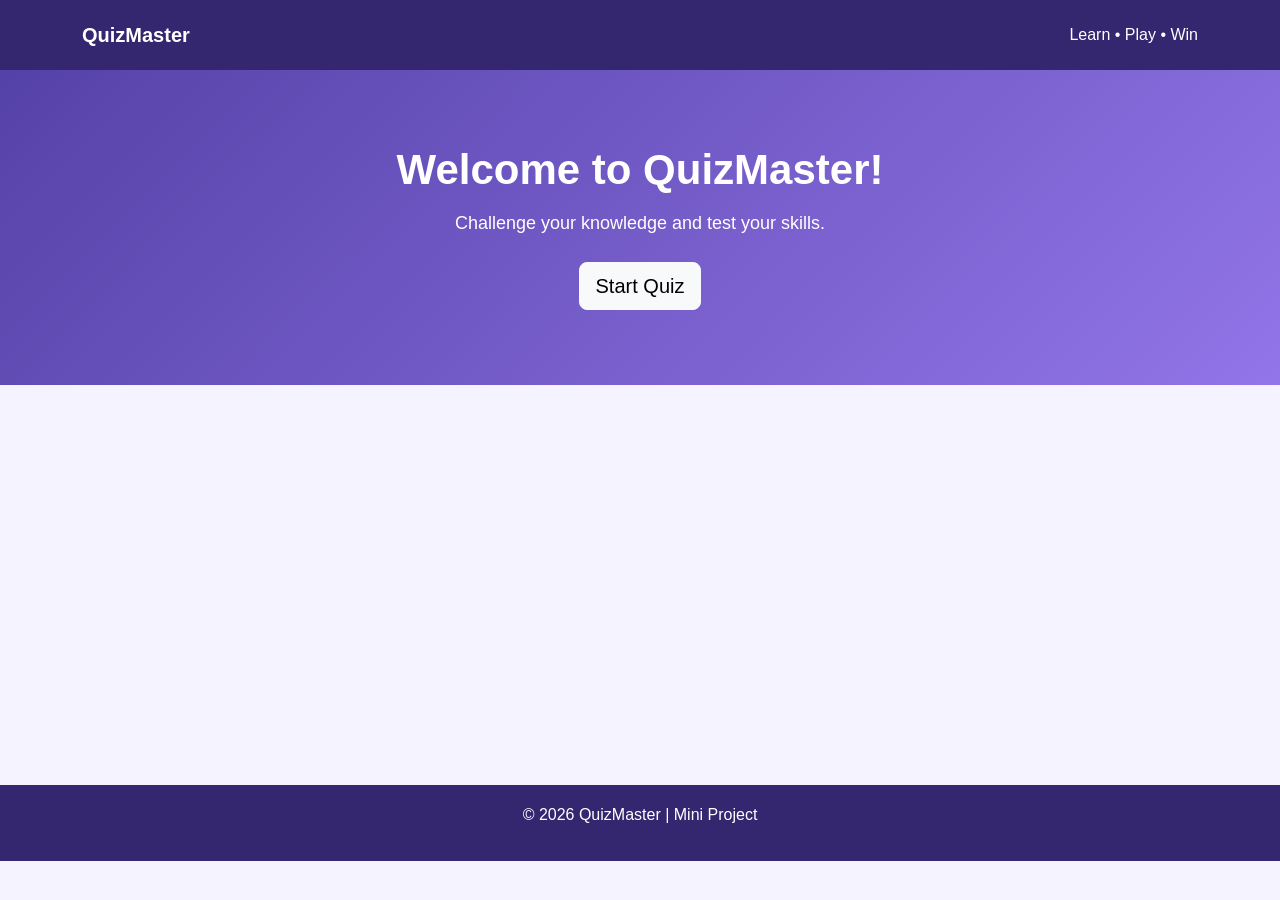
<file: MINI PROJECT -  QUIZMASTER  /index.html>
<!DOCTYPE html>
<html lang="en">
<head>
    <meta charset="UTF-8">
    <meta name="viewport" content="width=device-width, initial-scale=1.0">
    <title>QuizMaster - Online Quiz</title>

    <link href="https://cdn.jsdelivr.net/npm/bootstrap@5.3.3/dist/css/bootstrap.min.css" rel="stylesheet">
    <link rel="stylesheet" href="style.css">
</head>
<body>

    <nav class="navbar navbar-expand-lg navbar-dark">
        <div class="container">
            <a class="navbar-brand fw-bold" href="#">QuizMaster</a>
            <span class="text-white">Learn • Play • Win</span>
        </div>
    </nav>

    <section class="hero text-center">
        <div class="container">
            <h1>Welcome to QuizMaster!</h1>
            <p>Challenge your knowledge and test your skills.</p>
            <button class="btn btn-light btn-lg" onclick="startQuiz()">
                Start Quiz
            </button>
        </div>
    </section>

    <div class="container quiz-container">

        <div id="quiz-box" class="quiz-card" style="display:none;">

            <div class="d-flex justify-content-between mb-3">
                <span id="question-number">Question 1</span>
                <span id="timer">Time: 30s</span>
            </div>

            <div class="progress mb-4">
                <div id="progress-bar" class="progress-bar" style="width:0%"></div>
            </div>

            <h3 id="question">Question appears here</h3>

            <div id="options" class="mt-4"></div>

            <div class="d-flex justify-content-between mt-4">
                <button class="btn btn-secondary" onclick="previousQuestion()">
                    Previous
                </button>

                <button class="btn btn-primary" onclick="nextQuestion()">
                    Next
                </button>
            </div>

        </div>

        <div id="result-box" class="quiz-card text-center" style="display:none;">
            <h2>Quiz Completed!</h2>
            <h1 id="score"></h1>
            <p id="result-message"></p>
            <button class="btn btn-primary" onclick="restartQuiz()">
                Restart Quiz
            </button>
        </div>

    </div>

    <footer class="text-center">
        <p>© 2026 QuizMaster | Mini Project</p>
    </footer>

    <script src="script.js"></script>

</body>
</html>
</file>
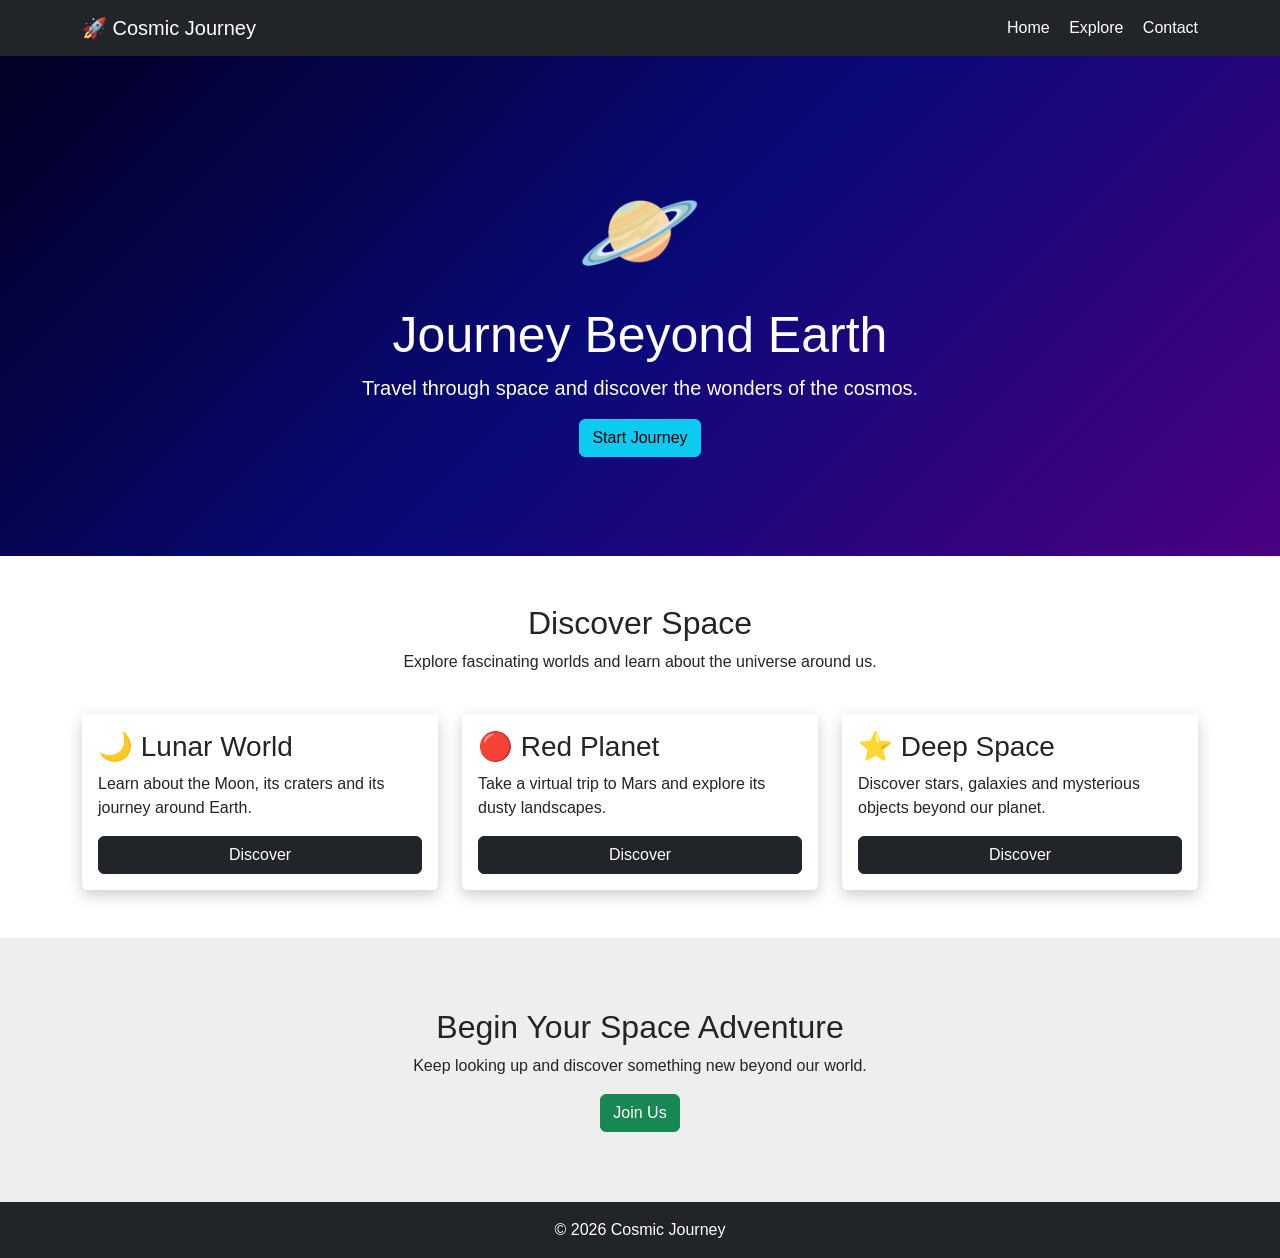
<file: Task4/index.html>
<!DOCTYPE html>
<html>
<head>
    <title>Cosmic Journey</title>

    <link rel="stylesheet"
    href="https://cdn.jsdelivr.net/npm/bootstrap@5.3.3/dist/css/bootstrap.min.css">

    <link rel="stylesheet" href="style.css">
</head>

<body>

<nav class="navbar navbar-dark bg-dark">
    <div class="container">
        <a class="navbar-brand">🚀 Cosmic Journey</a>

        <div>
            <a class="nav-link d-inline text-white" href="#home">Home</a>
            <a class="nav-link d-inline text-white" href="#explore">Explore</a>
            <a class="nav-link d-inline text-white" href="#contact">Contact</a>
        </div>
    </div>
</nav>

<section id="home" class="hero text-center">
    <div>
        <div class="planet">🪐</div>

        <h1>Journey Beyond Earth</h1>

        <p>Travel through space and discover the wonders of the cosmos.</p>

        <a href="#explore" class="btn btn-info">Start Journey</a>
    </div>
</section>

<section id="explore" class="container py-5">

    <h2 class="text-center">Discover Space</h2>

    <p class="text-center">
        Explore fascinating worlds and learn about the universe around us.
    </p>

    <div class="row g-4 mt-3">

        <div class="col-md-4">
            <div class="card p-3">
                <h3>🌙 Lunar World</h3>
                <p>Learn about the Moon, its craters and its journey around Earth.</p>
                <button class="btn btn-dark">Discover</button>
            </div>
        </div>

        <div class="col-md-4">
            <div class="card p-3">
                <h3>🔴 Red Planet</h3>
                <p>Take a virtual trip to Mars and explore its dusty landscapes.</p>
                <button class="btn btn-dark">Discover</button>
            </div>
        </div>

        <div class="col-md-4">
            <div class="card p-3">
                <h3>⭐ Deep Space</h3>
                <p>Discover stars, galaxies and mysterious objects beyond our planet.</p>
                <button class="btn btn-dark">Discover</button>
            </div>
        </div>

    </div>
</section>

<section id="contact" class="contact text-center">
    <h2>Begin Your Space Adventure</h2>

    <p>
        Keep looking up and discover something new beyond our world.
    </p>

    <button class="btn btn-success">Join Us</button>
</section>

<footer class="bg-dark text-white text-center p-3">
    © 2026 Cosmic Journey
</footer>

</body>
</html>
</file>
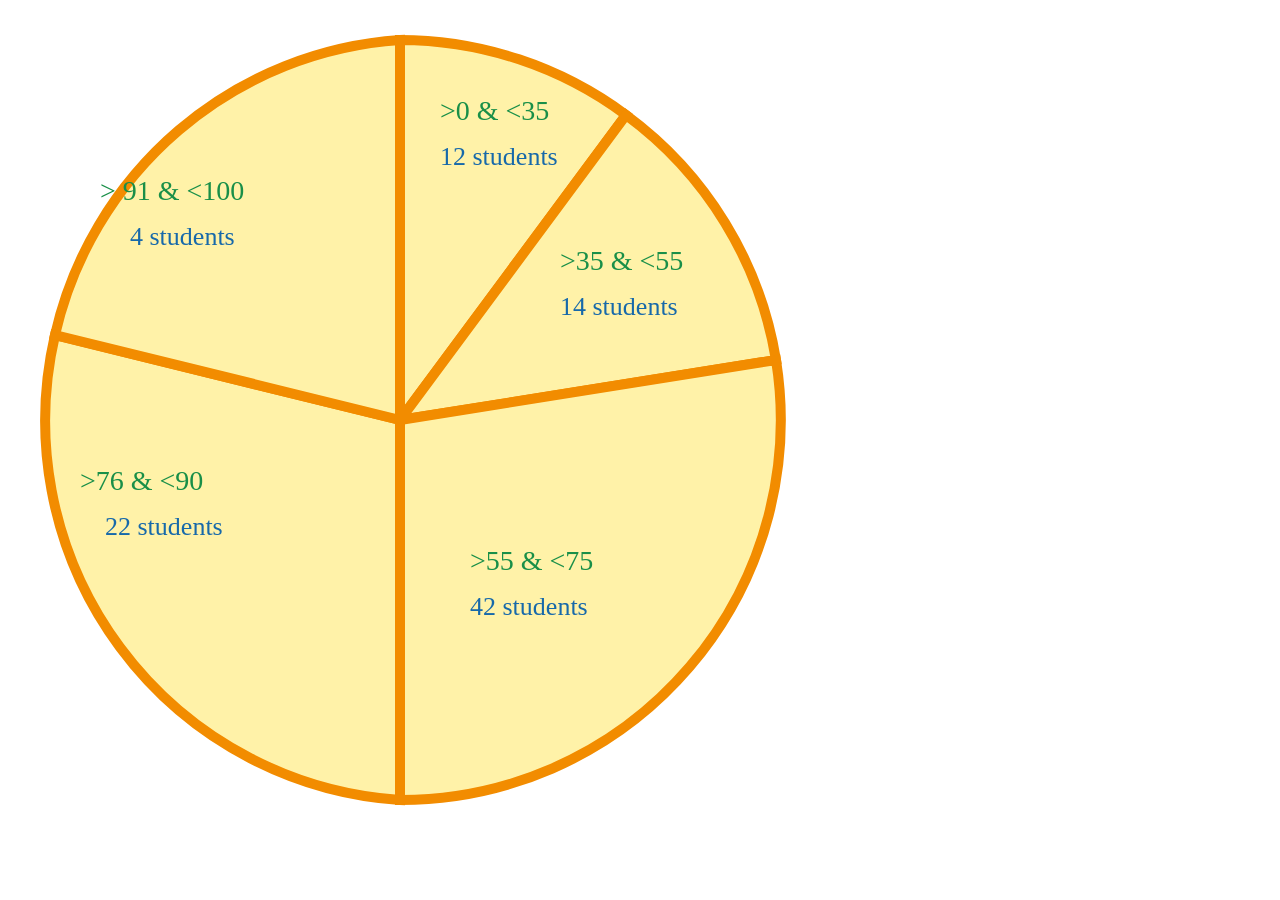
<file: Task3piechart.html>
<!DOCTYPE html>
<html>
<head>
    <title>Student Distribution</title>

    <style>
        body {
            margin: 0;
            background: white;
            font-family: "Comic Sans MS", "Segoe Print", cursive;
        }

        .chart {
            width: 800px;
            height: 800px;
            margin: 20px auto;
        }

        .slice {
            fill: #fff2a8;
            stroke: #f28c00;
            stroke-width: 10;
        }

        .green {
            fill: #198f48;
            font-size: 28px;
        }

        .blue {
            fill: #1769aa;
            font-size: 26px;
        }
    </style>
</head>

<body>

<svg class="chart" viewBox="0 0 800 800">

    
    <path class="slice"
        d="M400 400
           L400 20
           A380 380 0 0 1 626 95
           Z" />


    <path class="slice"
        d="M400 400
           L626 95
           A380 380 0 0 1 776 340
           Z" />


    <path class="slice"
        d="M400 400
           L776 340
           A380 380 0 0 1 400 780
           Z" />

    
    <path class="slice"
        d="M400 400
           L400 780
           A380 380 0 0 1 55 315
           Z" />

   
    <path class="slice"
        d="M400 400
           L55 315
           A380 380 0 0 1 400 20
           Z" />



    <text x="440" y="100" class="green">
        &gt;0 &amp; &lt;35
    </text>

    <text x="440" y="145" class="blue">
        12 students
    </text>


    <text x="560" y="250" class="green">
        &gt;35 &amp; &lt;55
    </text>

    <text x="560" y="295" class="blue">
        14 students
    </text>


    <text x="470" y="550" class="green">
        &gt;55 &amp; &lt;75
    </text>

    <text x="470" y="595" class="blue">
        42 students
    </text>


    <text x="80" y="470" class="green">
        &gt;76 &amp; &lt;90
    </text>

    <text x="105" y="515" class="blue">
        22 students
    </text>


    <text x="100" y="180" class="green">
        &gt;  91 &amp; &lt;100
    </text>

    <text x="130" y="225" class="blue">
        4 students
    </text>

</svg>

</body>
</html>
</file>
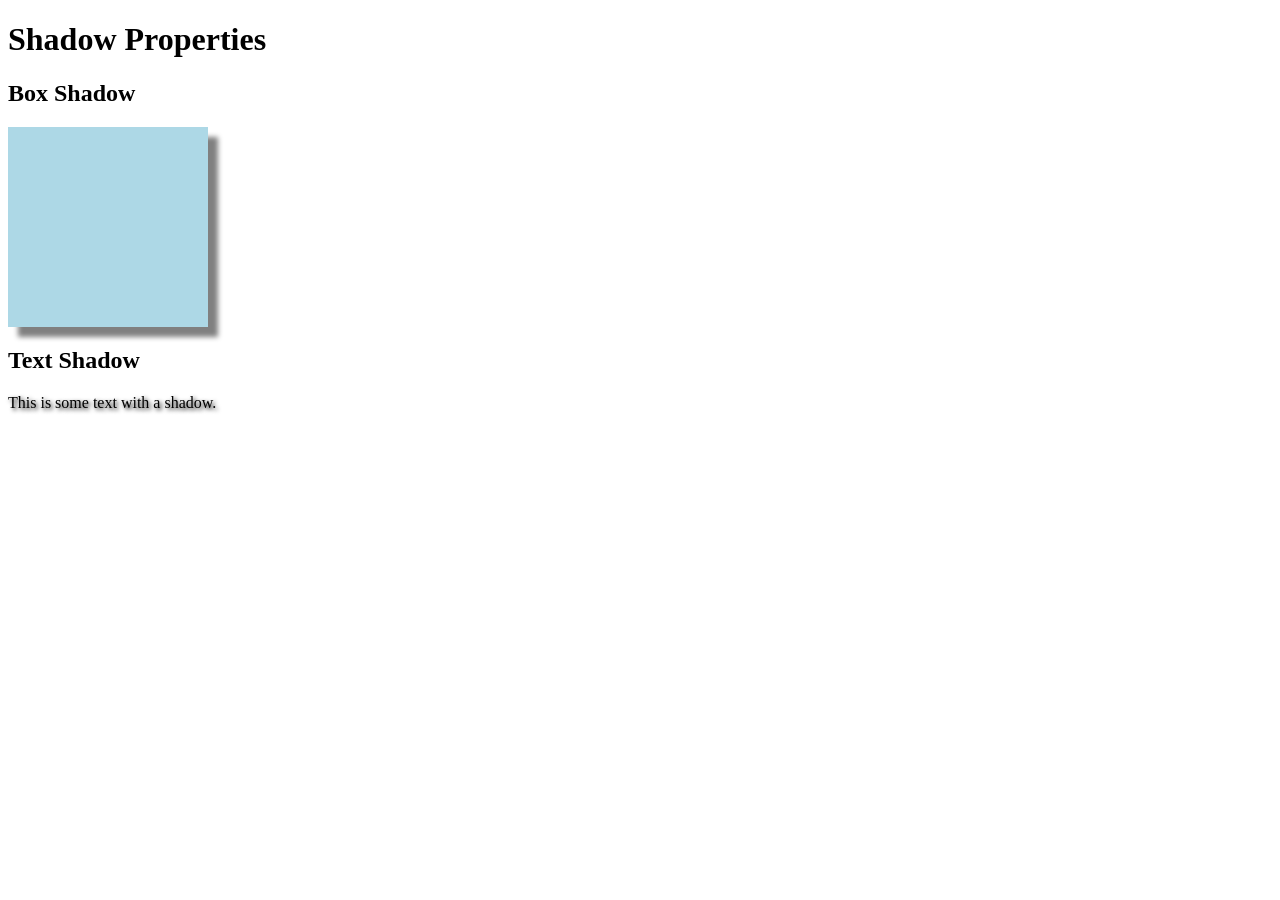
<file: Task4BoxTextShadow.html>
<!DOCTYPE html>
<html lang="en">
<head>
    <meta charset="UTF-8">
    <meta name="viewport" content="width=device-width, initial-scale=1.0">
    <title>Document</title>
    <style>
        .box {
            width: 200px;
            height: 200px;
            background-color: lightblue;
            box-shadow: 10px 10px 5px 0px grey;
        }
        .text{
            text-shadow: 2px 2px 4px #000000;
        }
    </style>
</head>
<body>
    <h1>Shadow Properties</h1>
    <h2>Box Shadow</h2>
    <div class ="box"></div>
    <h2>Text Shadow</h2>
    <div class ="text">This is some text with a shadow.</div>
    
</body>
</html>
</file>
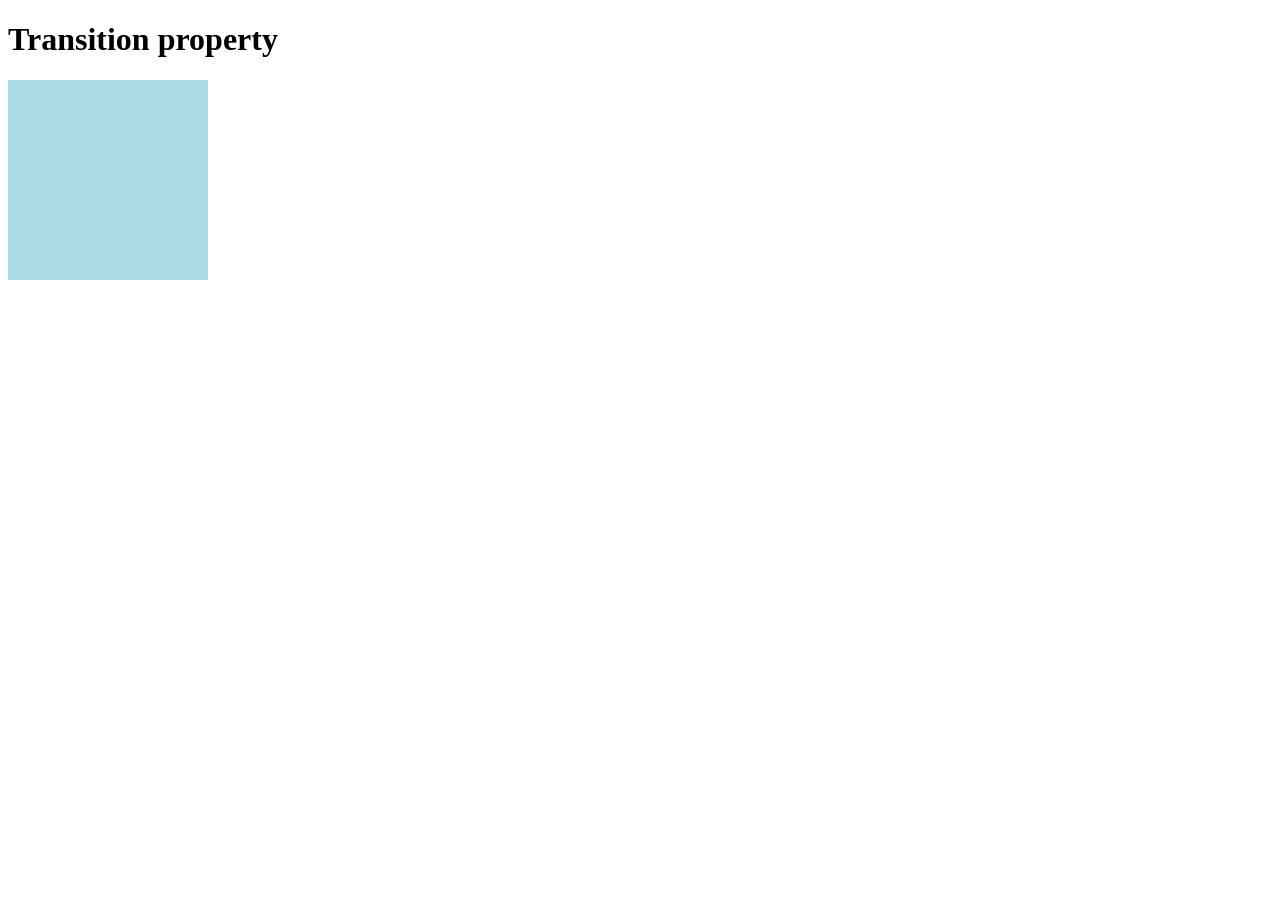
<file: Task5Transition.html>
<!DOCTYPE html>
<html lang="en">
<head>
    <meta charset="UTF-8">
    <meta name="viewport" content="width=device-width, initial-scale=1.0">
    <title>Document</title>
    <style>
        .box {
            width: 200px;
            height: 200px;
            background-color: lightblue;
            transition: background-color 0.5s ease;
        }
        .box:hover {
            background-color: lightcoral;
        }
    </style>
</head>
<body>
    <h1>Transition property</h1>
    <div class="box"></div>
    
</body>
</html>
</file>
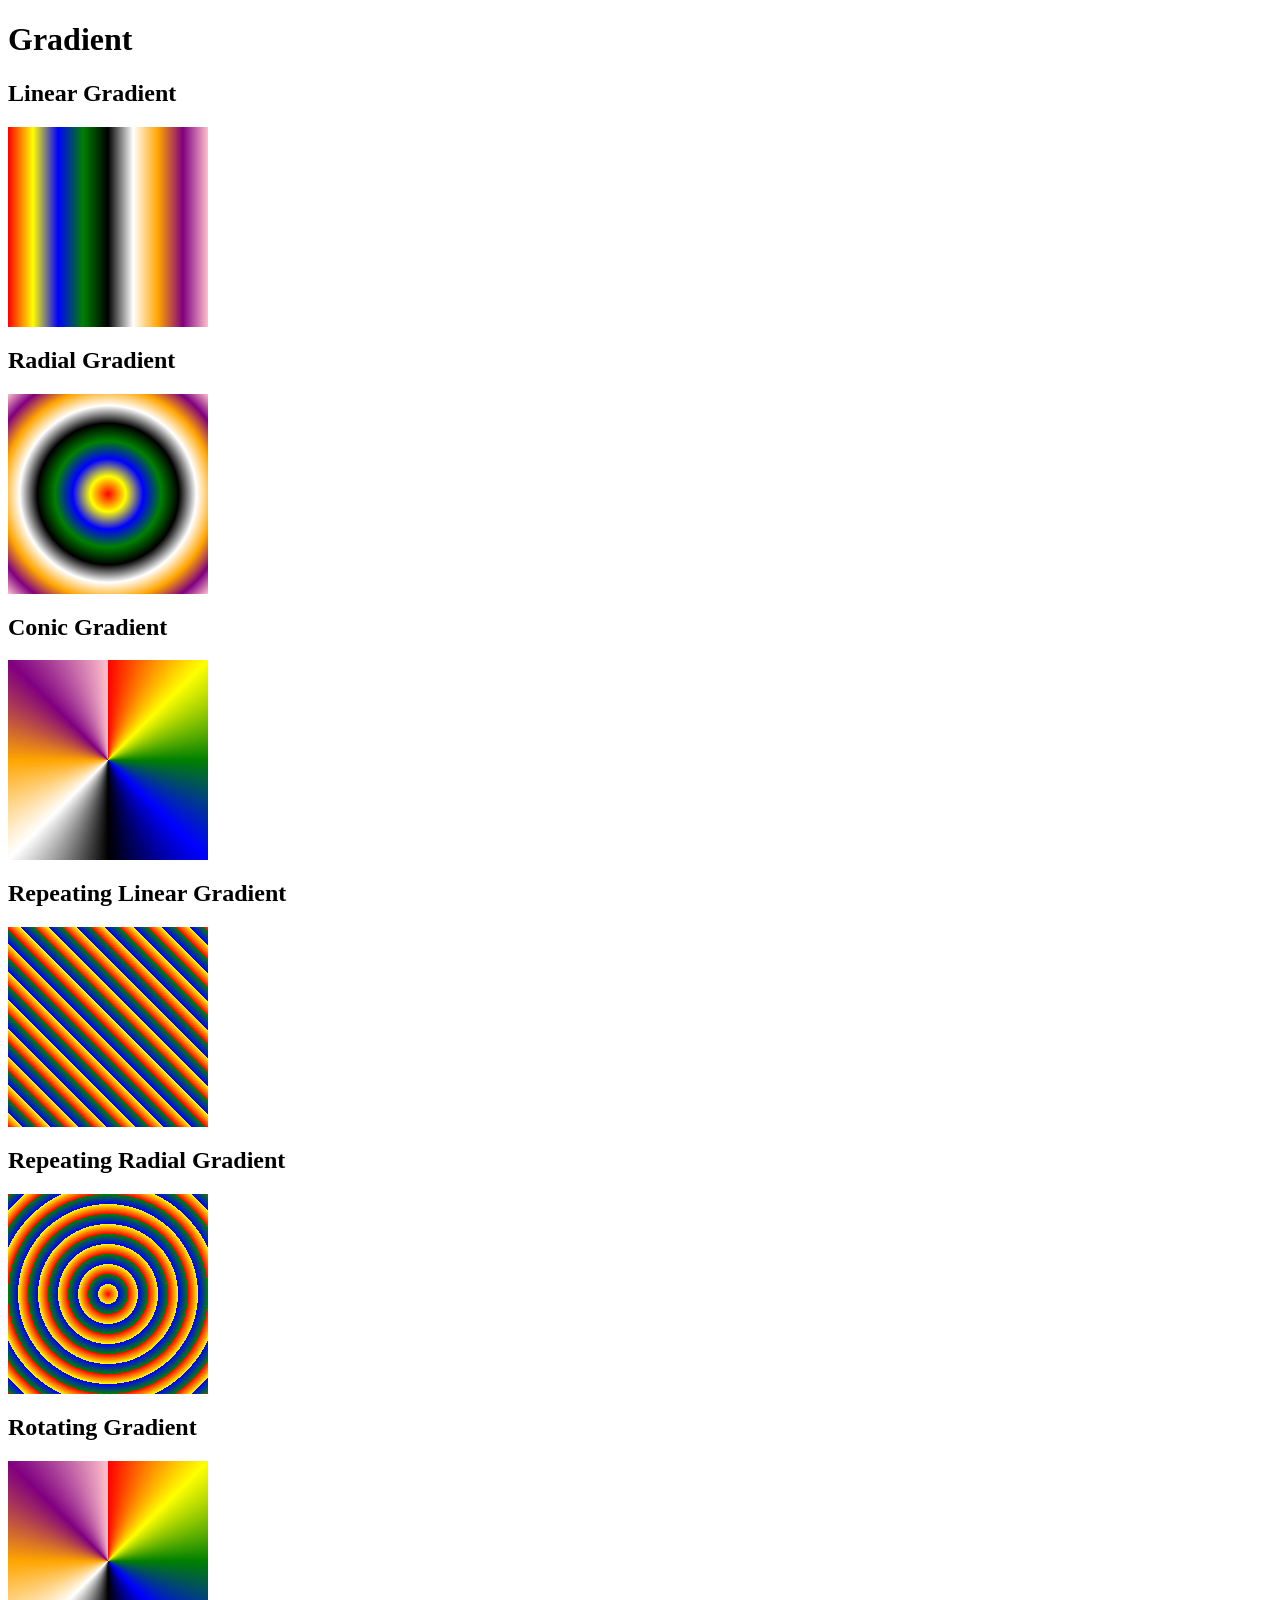
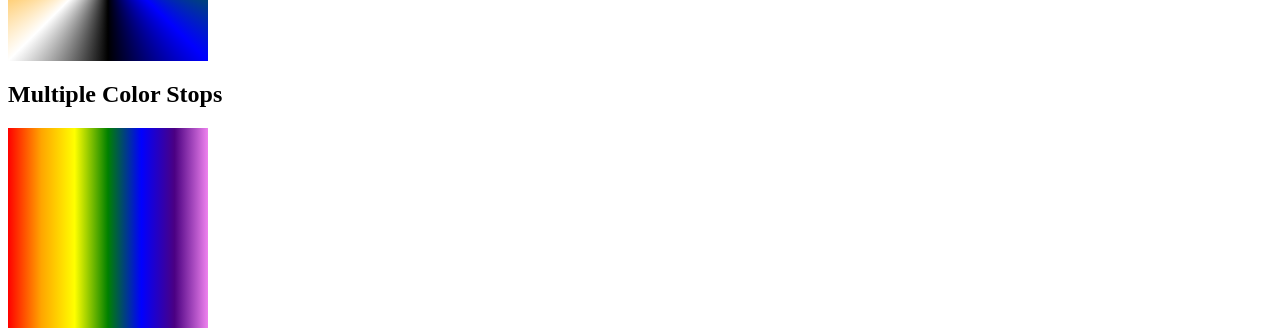
<file: Task6Gradient.html>
<!DOCTYPE html>
<html lang="en">
<head>
    <meta charset="UTF-8">
    <meta name="viewport" content="width=device-width, initial-scale=1.0">
    <title>Gradient</title>
    <style>
        .linear {
            width: 200px;
            height: 200px;
            background: linear-gradient(to right, red, yellow,blue, green,black, white, orange, purple, pink);
        }
        .radial {
            width: 200px;
            height: 200px;
            background: radial-gradient(circle, red, yellow,blue, green,black, white, orange, purple, pink);
        }
        .conic {
            width: 200px;
            height: 200px;
            background: conic-gradient(red, yellow, green, blue, black, white, orange, purple, pink);
        }
        .repeating-linear {
            width: 200px;
            height: 200px;
            background: repeating-linear-gradient(45deg, red, yellow 10px, blue 10px, green 20px);
        }
        .repeating-radial {
            width: 200px;
            height: 200px;
            background: repeating-radial-gradient(circle, red, yellow 10px, blue 10px, green 20px);
        }
        .rotating {
            width: 200px;
            height: 200px;
            background: conic-gradient(red, yellow, green, blue, black, white, orange, purple, pink);
            animation: rotate 5s linear infinite;
        }
        @keyframes rotate {
            from { transform: rotate(0deg); }
            to { transform: rotate(360deg); }
        }
        .multiple-colors {
            width: 200px;
            height: 200px;
            background: linear-gradient(to right, red, orange, yellow, green, blue, indigo, violet);
        }
    </style>
</head>
<body>
    <h1>Gradient</h1>
    <h2>Linear Gradient</h2>
    <div class="linear"></div>
    <h2>Radial Gradient</h2>
    <div class="radial"></div>
    <h2>Conic Gradient</h2>
    <div class="conic"></div>
    <h2>Repeating Linear Gradient</h2>
    <div class="repeating-linear"></div>            
    <h2>Repeating Radial Gradient</h2>
    <div class="repeating-radial"></div>
    <h2>Rotating Gradient</h2>
    <div class="rotating"></div>
    <h2>Multiple Color Stops</h2>
    <div class="multiple-colors"></div>
</body>
</html>
</file>
<file: MINI PROJECT -  QUIZMASTER  /style.css>
* {
    margin: 0;
    padding: 0;
    box-sizing: border-box;
}

body {
    font-family: Arial, sans-serif;
    background: #f4f3ff;
    color: #252347;
}

.navbar {
    background: #34266f;
    padding: 15px;
}

.hero {
    background: linear-gradient(135deg, #5542a8, #9275e8);
    color: white;
    padding: 75px 20px;
}

.hero h1 {
    font-size: 42px;
    font-weight: bold;
    margin-bottom: 15px;
}

.hero p {
    font-size: 18px;
    margin-bottom: 25px;
}

.quiz-container {
    max-width: 750px;
    margin: 50px auto;
    min-height: 300px;
}

.quiz-card {
    background: white;
    padding: 35px;
    border-radius: 18px;
    box-shadow: 0 5px 25px rgba(0,0,0,0.1);
}

#timer {
    color: #e04b65;
    font-weight: bold;
}

.option-btn {
    display: block;
    width: 100%;
    padding: 14px;
    margin: 12px 0;
    border: 2px solid #ded9f5;
    border-radius: 10px;
    background: white;
    text-align: left;
    cursor: pointer;
    transition: 0.3s;
}

.option-btn:hover {
    background: #eeeaff;
    border-color: #7258d5;
}

.option-btn.selected {
    background: #7258d5;
    color: white;
    border-color: #7258d5;
}

.option-btn:disabled {
    cursor: default;
    opacity: 1;
}

.option-btn.correct {
    background: #d8f5df;
    border-color: #26984b;
    color: #176b32;
}

.option-btn.wrong {
    background: #ffe0e3;
    border-color: #df4052;
    color: #a91f32;
}

.progress {
    height: 9px;
}

.progress-bar {
    background: #7258d5;
}

footer {
    background: #34266f;
    color: white;
    padding: 18px;
}

@media (max-width: 576px) {
    .hero h1 {
        font-size: 30px;
    }

    .quiz-card {
        padding: 20px;
    }
}
</file>
<file: Task4/style.css>
body {
    margin: 0;
    font-family: Arial;
}

.nav-link {
    margin-left: 15px;
}

.nav-link:hover {
    color: cyan !important;
}

.hero {
    height: 500px;
    background: linear-gradient(135deg, #020024, #090979, #4b0082);
    color: white;
    display: flex;
    justify-content: center;
    align-items: center;
}

.hero h1 {
    font-size: 50px;
}

.hero p {
    font-size: 20px;
}

.planet {
    font-size: 100px;
    animation: move 3s infinite;
}

@keyframes move {
    50% {
        transform: translateY(-20px);
    }
}

.card {
    height: 100%;
    border: none;
    box-shadow: 0 5px 15px #ccc;
    transition: 0.3s;
}

.card:hover {
    transform: translateY(-8px);
}

.contact {
    padding: 70px 20px;
    background: #eee;
}

@media (max-width: 768px) {
    .hero h1 {
        font-size: 35px;
    }

    .planet {
        font-size: 70px;
    }
}
</file>
